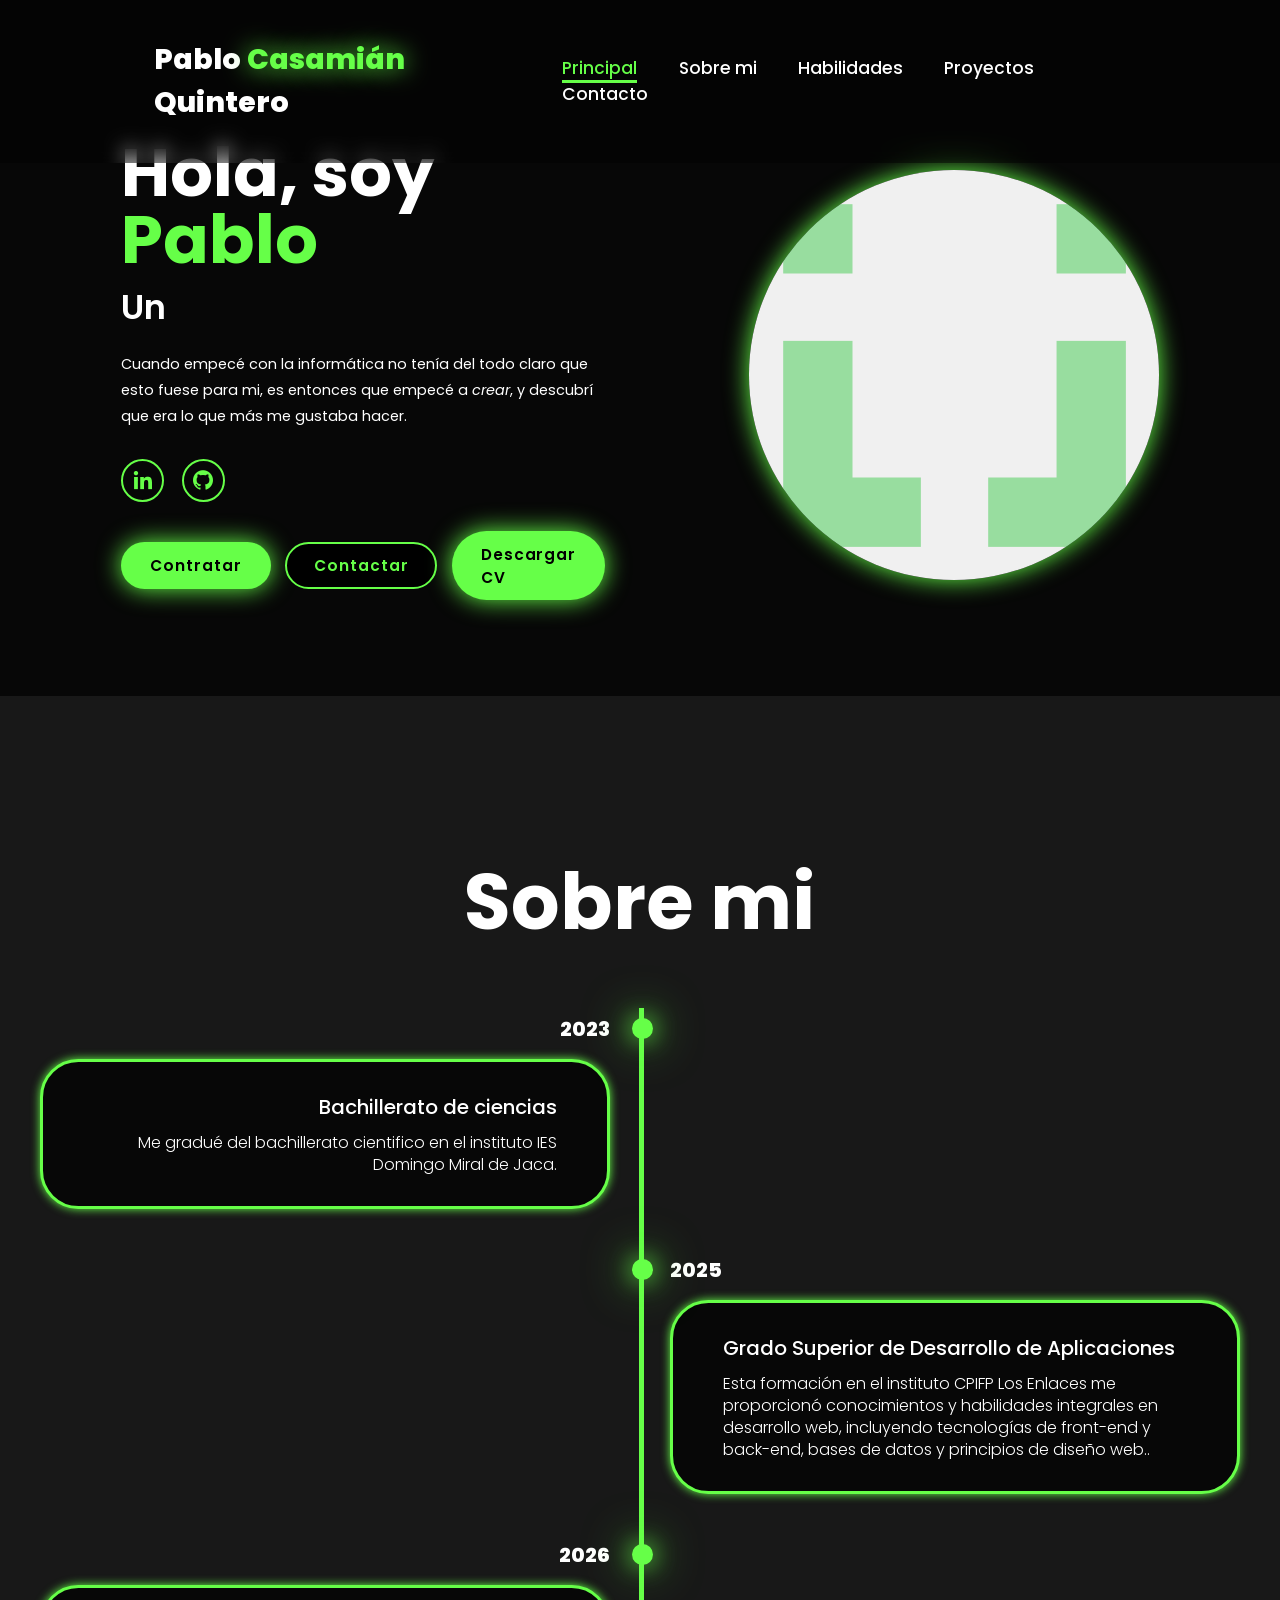
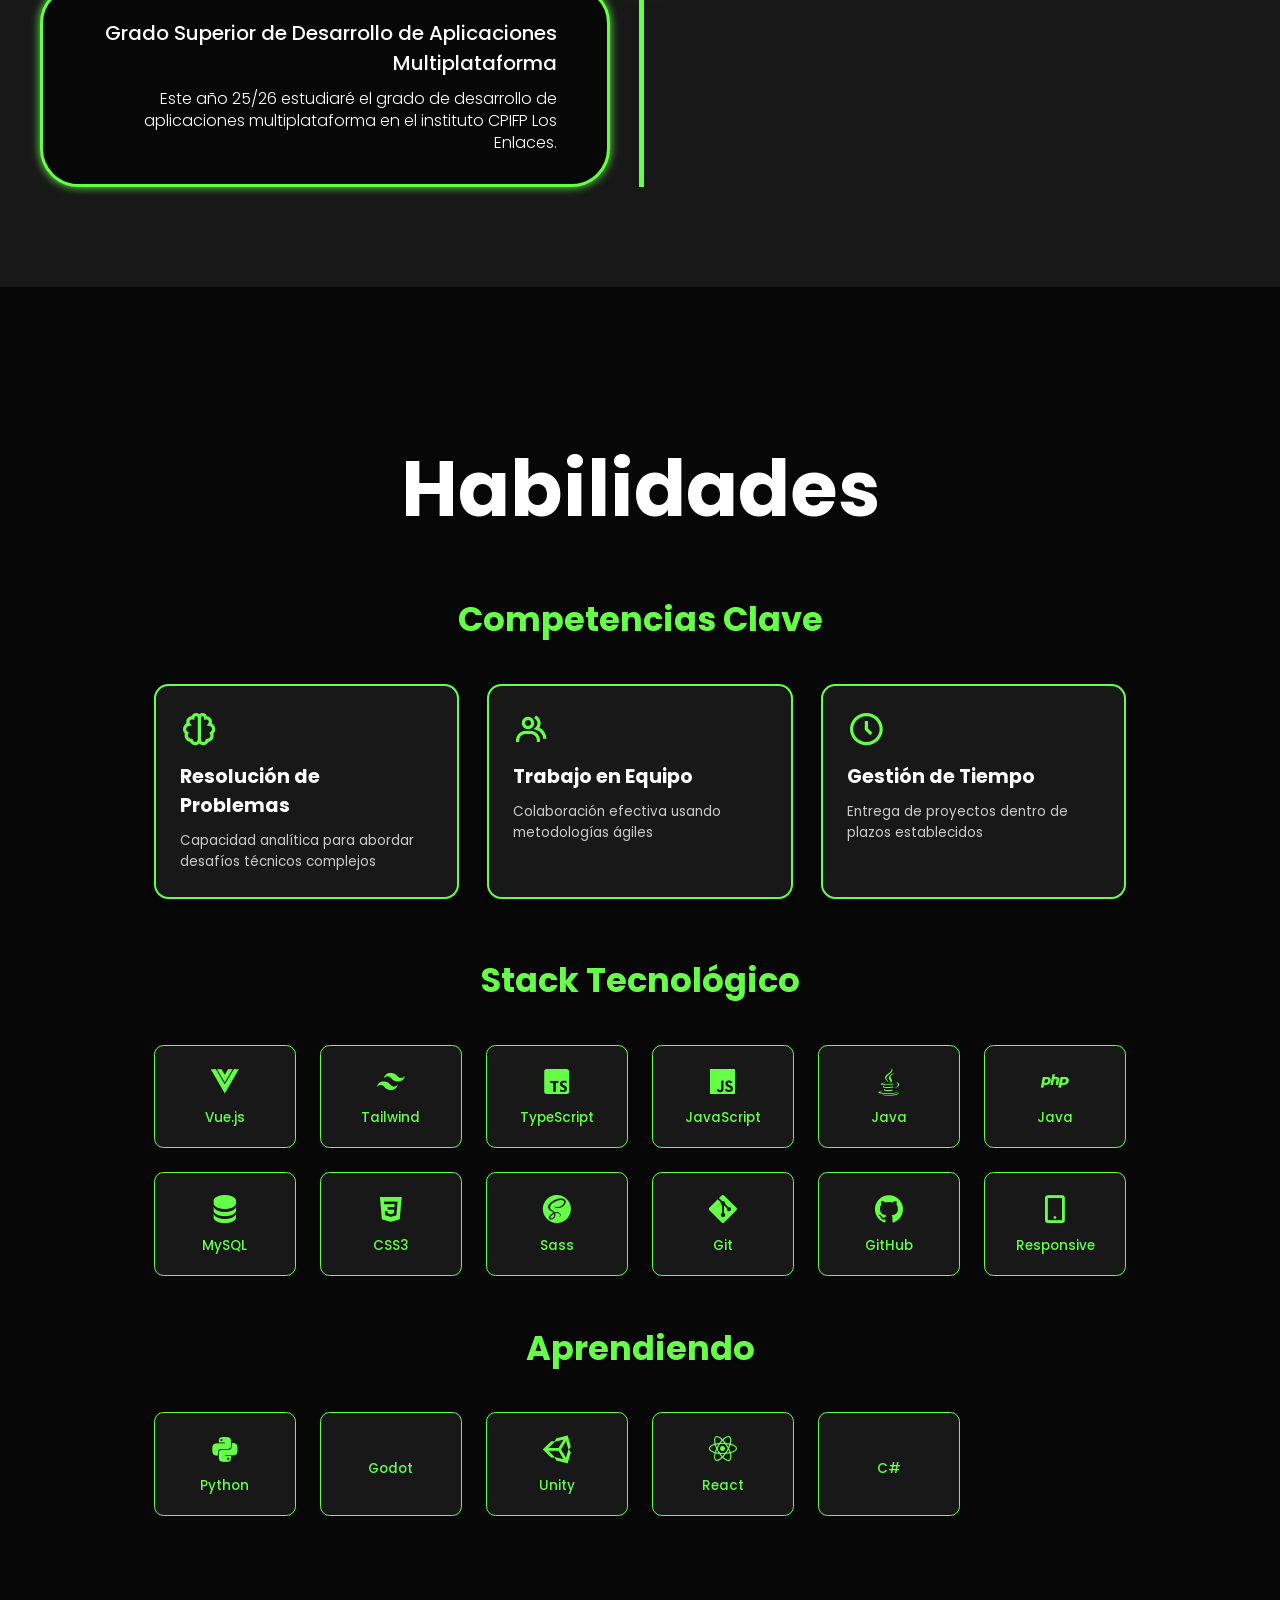
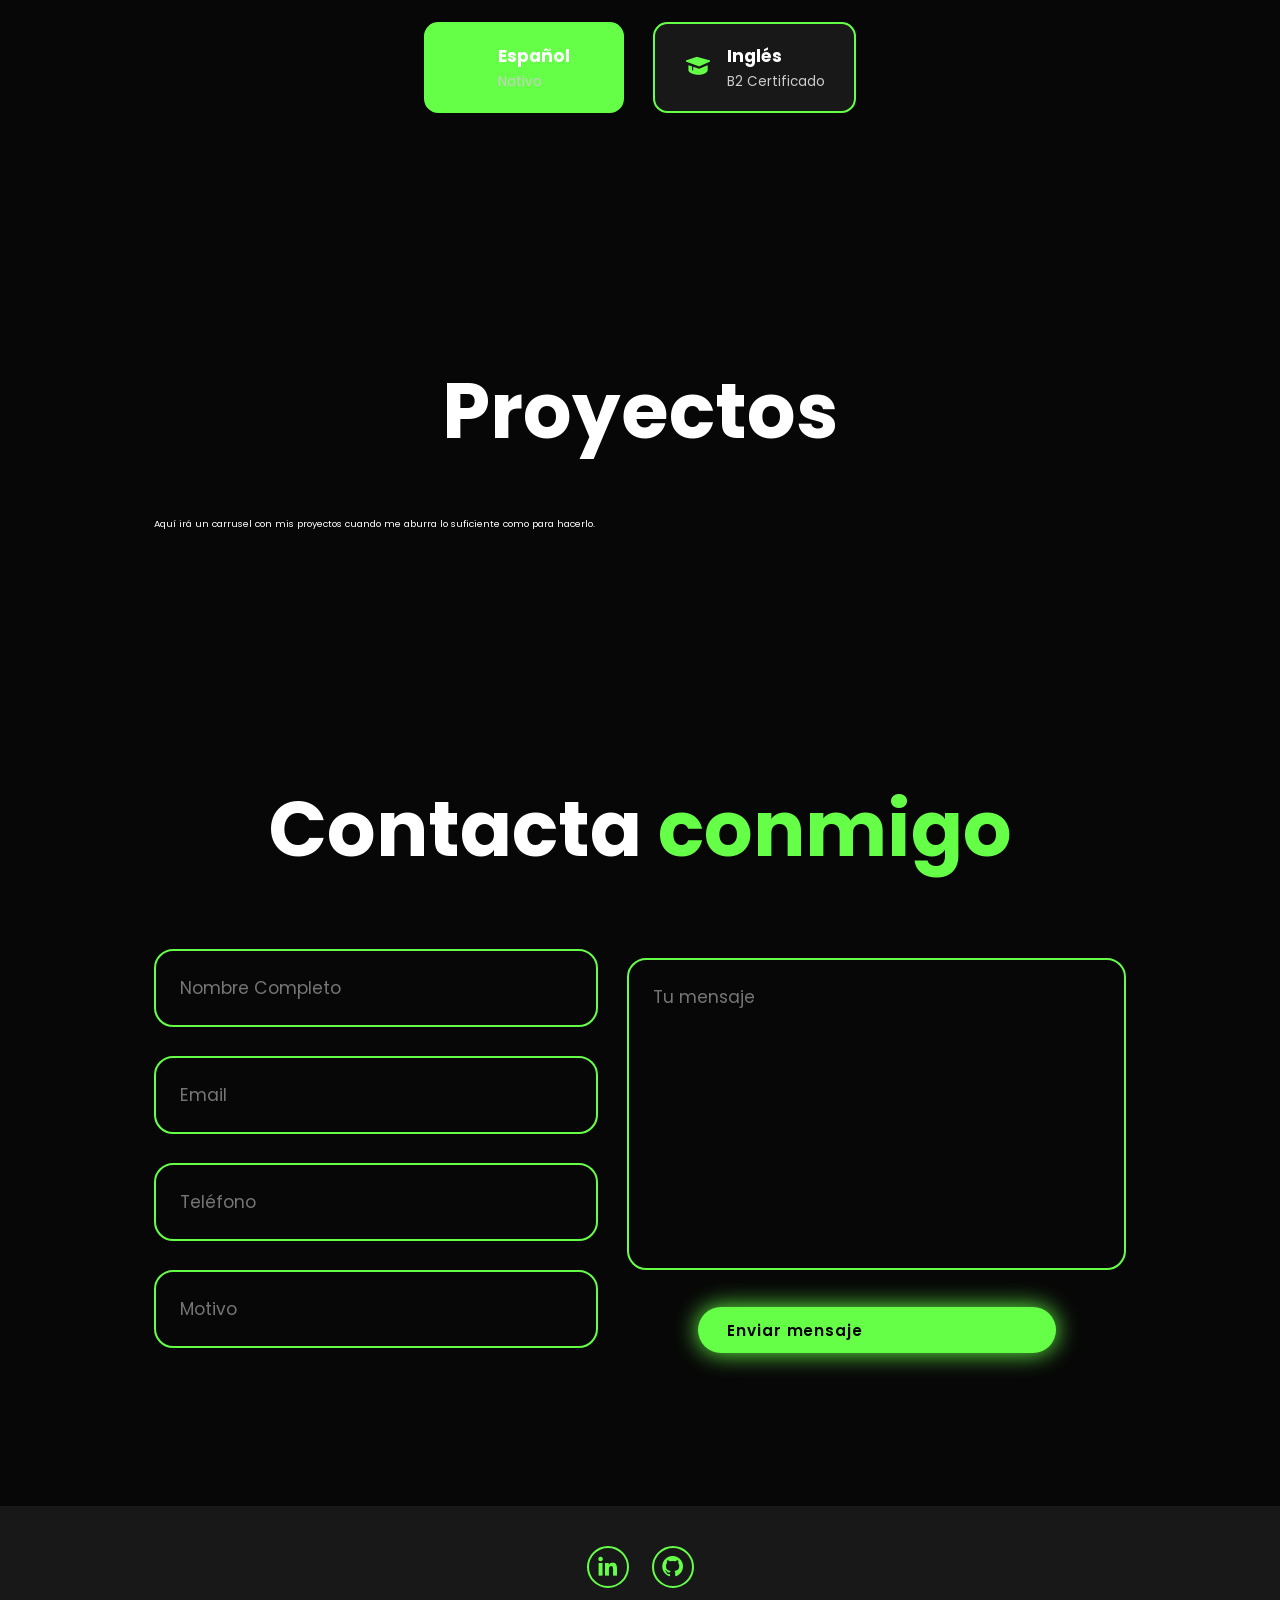
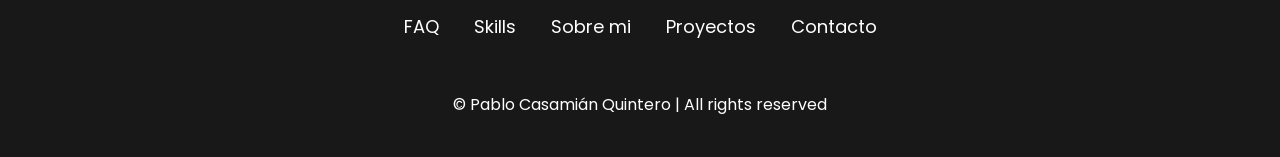
<file: index.html>
<!DOCTYPE html>
<html lang="es">
<head>
    <meta charset="UTF-8">
    <meta name="viewport" content="width=device-width, initial-scale=1.0">
    <title>Portfolio Pablo Casamián</title>
    <link rel="icon" href="images/iconP.png">
    <link rel="stylesheet" type="text/css" href="css/style.css">
    <link href='https://unpkg.com/boxicons@2.1.4/css/boxicons.min.css' rel='stylesheet'>
</head>
<body>

    <!--HEADER-->
    <header class="header">
        <a href="#home" class="logo">Pablo <span>Casamián</span> Quintero</a>

        <!--NAV-->
        <nav class="navbar">
            <a href="#home" class="active">Principal</a>
            <a href="#about">Sobre mi</a>
            <a href="#skills">Habilidades</a>
            <a href="#projects">Proyectos</a>
            <a href="#contact">Contacto</a>
        </nav>
    </header>
    
    <!--INTRO-->
    <section class="home" id="home">
        <div class="home-content">
            <h1>Hola, soy <span>Pablo</span></h1>
            <h3 class="text-animation">Un <span></span></h3>
            <p>Cuando empecé con la informática no tenía del todo claro que esto fuese para mi, es entonces que empecé a <i>crear</i>, y descubrí que era lo que más me gustaba hacer.</p>

            <div class="social-icons">
                <a href="https://www.linkedin.com/in/pablo-casami%C3%A1n-quintero-b59b37357/"><i class='bx bxl-linkedin'></i></a>
                <a href="https://github.com/pablocasamianestudios"><i class='bx bxl-github'></i></a>
            </div>

            <div class="btn-group">
                <a href="#" class="btn">Contratar</a>
                <a href="#contact" class="btn">Contactar</a>
                <a href="#" class="btn">Descargar CV</a>
            </div>
        </div>
            <div class="home-img">
                <img src="/images/pablocasamianestudios.png" alt="Imagen principal">
            </div>       
    </section>

    <!--FORMACIÓN-->
    <section class="about" id="about">
        <h2 class="heading">Sobre mi</h2>    
        <div class="timeline-items">

            <div class="timeline-item">
                <div class="timeline-dot"></div>
                    <div class="timeline-date">2023</div>
                    <div class="timeline-content">
                        <h3>Bachillerato de ciencias</h3>
                        <p>Me gradué del bachillerato cientifico en el instituto IES Domingo Miral de Jaca.</p>
                    </div>    
            </div>
    
            <div class="timeline-item">
                <div class="timeline-dot"></div>
                    <div class="timeline-date">2025</div>
                    <div class="timeline-content">
                        <h3>Grado Superior de Desarrollo de Aplicaciones</h3>
                        <p>Esta formación en el instituto CPIFP Los Enlaces me proporcionó conocimientos y habilidades integrales en desarrollo web, incluyendo tecnologías de front-end y back-end, bases de datos y principios de diseño web..</p>    
                    </div>    
            </div>

            <div class="timeline-item">
                <div class="timeline-dot"></div>
                    <div class="timeline-date">2026</div>
                    <div class="timeline-content">
                        <h3>Grado Superior de Desarrollo de Aplicaciones Multiplataforma</h3>
                        <p>Este año 25/26 estudiaré el grado de desarrollo de aplicaciones multiplataforma en el instituto CPIFP Los Enlaces.</p>    
                    </div>    
            </div>

        </div>  
    </section>

    <!--SKILLS-->
    <section class="skills" id="skills">
        <h2 class="heading">Habilidades</h2>

        <div class="soft-skills-container">
            <h3 class="sub-heading">Competencias Clave</h3>
            <div class="soft-skills-grid">
                <div class="soft-skill-card wide">
                    <i class='bx bx-brain'></i>
                    <h4>Resolución de Problemas</h4>
                    <p>Capacidad analítica para abordar desafíos técnicos complejos</p>
                </div>
                <div class="soft-skill-card wide">
                    <i class='bx bx-group'></i>
                    <h4>Trabajo en Equipo</h4>
                    <p>Colaboración efectiva usando metodologías ágiles</p>
                </div>
                <div class="soft-skill-card wide">
                    <i class='bx bx-time-five'></i>
                    <h4>Gestión de Tiempo</h4>
                    <p>Entrega de proyectos dentro de plazos establecidos</p>
                </div>
            </div>
        </div>

        <div class="tech-stack-container">
            <h3 class="sub-heading">Stack Tecnológico</h3>
            <div class="tech-stack-grid">
                <div class="tech-box">
                    <i class='bx bxl-vuejs'></i>
                    <span>Vue.js</span>
                </div>
                <div class="tech-box">
                    <i class='bx bxl-tailwind-css'></i>
                    <span>Tailwind</span>
                </div>
                <div class="tech-box">
                    <i class='bx bxl-typescript'></i>
                    <span>TypeScript</span>
                </div>
                <div class="tech-box">
                    <i class='bx bxl-javascript'></i>
                    <span>JavaScript</span>
                </div>
                <div class="tech-box">
                    <i class='bx bxl-java'></i>
                    <span>Java</span>
                </div>
                <div class="tech-box">
                    <i class='bx bxl-php'></i>
                    <span>Java</span>
                </div>
                <div class="tech-box">
                    <i class='bx bxs-data'></i>
                    <span>MySQL</span>
                </div>
                <div class="tech-box">
                    <i class='bx bxl-css3'></i>
                    <span>CSS3</span>
                </div>
                <div class="tech-box">
                    <i class='bx bxl-sass'></i>
                    <span>Sass</span>
                </div>
                <div class="tech-box">
                    <i class='bx bxl-git'></i>
                    <span>Git</span>
                </div>
                <div class="tech-box">
                    <i class='bx bxl-github'></i>
                    <span>GitHub</span>
                </div>
                <div class="tech-box">
                    <i class='bx bx-mobile-alt'></i>
                    <span>Responsive</span>
                </div>
            </div>
        </div>

        <div class="learning-container">
            <h3 class="sub-heading">Aprendiendo</h3>
            <div class="learning-grid">
                <div class="tech-box">
                    <i class='bx bxl-python'></i>
                    <span>Python</span>
                </div>
                <div class="tech-box">
                    <i class='bx bxl-joystick'></i>
                    <span>Godot</span>
                </div>
                <div class="tech-box">
                    <i class='bx bxl-unity'></i>
                    <span>Unity</span>
                </div>
                <div class="tech-box">
                    <i class='bx bxl-react'></i>
                    <span>React</span>
                </div>
                <div class="tech-box">
                    <i class='bx bxl-code'></i>
                    <span>C#</span>
                </div>
            </div>

        </div>

        <div class="languages-container">
            <div class="language-box accent">
                <i class='bx bxs-flag-alt'></i>
                <div>
                    <h4>Español</h4>
                    <p>Nativo</p>
                </div>
            </div>
            <div class="language-box">
                <i class='bx bxs-graduation'></i>
                <div>
                    <h4>Inglés</h4>
                    <p>B2 Certificado</p>
                </div>
            </div>
        </div>
    </section>

    <!--PROJECTS working on-->
    <section class="projects" id="projects">
        <h2 class="heading">Proyectos</h2>

        <p>Aquí irá un carrusel con mis proyectos cuando me aburra lo suficiente como para hacerlo.</p>
        
    </section>
    
    <section class="contact" id="contact">
        <h2 class="heading">Contacta <span>conmigo</span></h2>

        <form action= "">
            <div class="input-group">
                <div class="input-box">
                    <input type="text" 
                    placeholder="Nombre Completo">
                    <input type="email" 
                    placeholder="Email">                
                </div>
                <div class="input-box">
                    <input type="number"
                    placeholder="Teléfono">
                    <input type="text" 
                    placeholder="Motivo">
                </div>
            </div>

            <div class="input-group-2">
                <textarea name = "" id="" cols="30" 
                rows ="10" placeholder="Tu mensaje"></textarea>
                <input type="Enviar" value="Enviar mensaje" class="btn">
            </div>
        </form>
    </section>

    <footer class="footer">
        <div class="social">
            <a href="https://www.linkedin.com/in/pablo-casami%C3%A1n-quintero-b59b37357/"><i class='bx bxl-linkedin'></i></a>
            <a href="https://github.com/pablocasamianestudios"><i class='bx bxl-github'></i></a>
        </div>

        <ul class="list">
            <li>
                <a href="#">FAQ</a>
            </li>
            <li>
                <a href="#">Skills</a>
            </li>
            <li>
                <a href="#">Sobre mi</a>
            </li>
            <li>
                <a href="#">Proyectos</a>
            </li>
            <li>
                <a href="#">Contacto</a>
            </li>
        </ul>
        <p class="copyright">
            ©  Pablo Casamián Quintero | All rights reserved
        </p>
    </footer>

    <script type="text/javascript src="script.js></script>
</body>
</html>
</file>
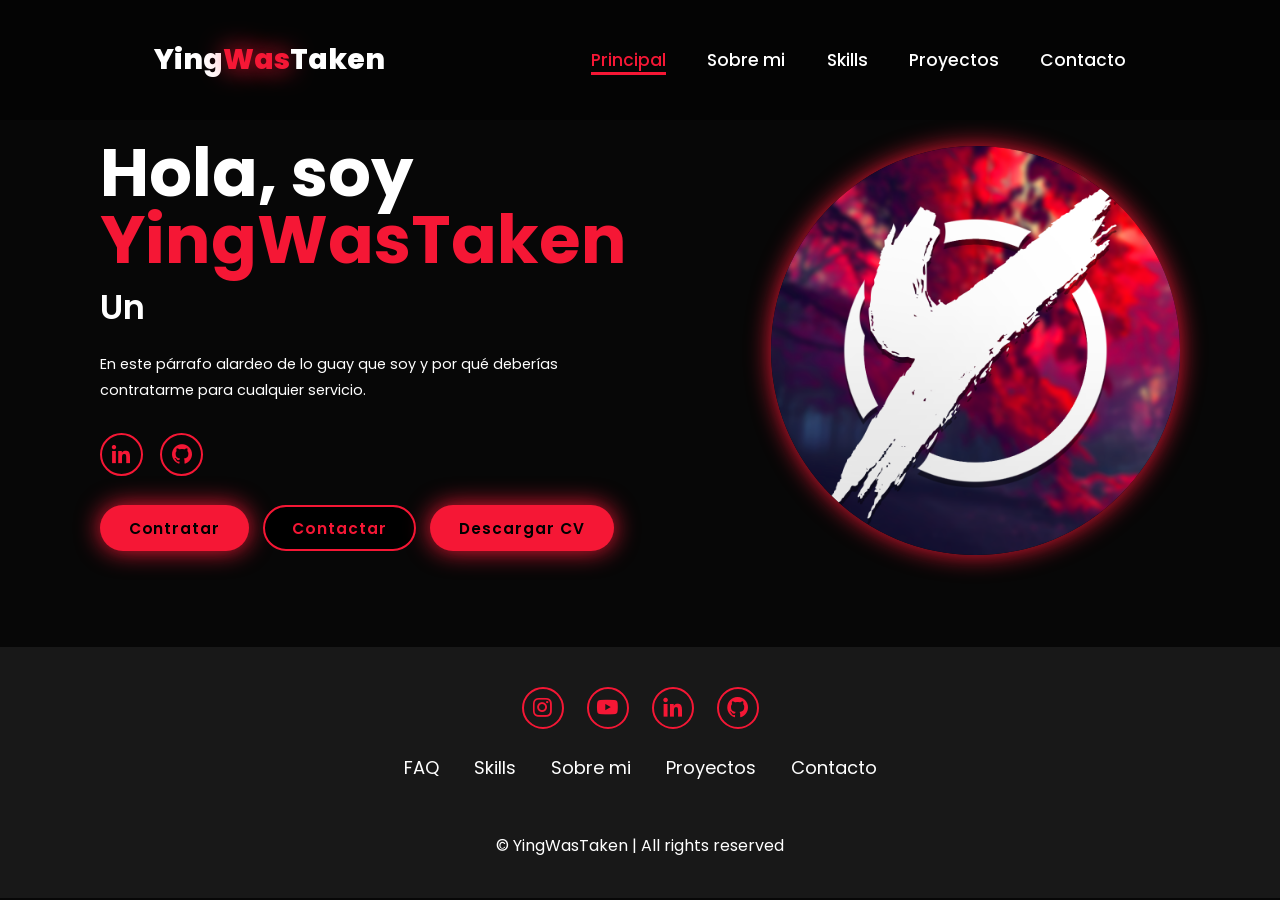
<file: alternative.html>
<!DOCTYPE html>
<html lang="en">
<head>
    <meta charset="UTF-8">
    <meta name="viewport" content="width=device-width, initial-scale=1.0">
    <title>YingWasTaken Portfolio</title>
    <link rel="icon" href="images/icon.png">
    <link rel="stylesheet" type="text/css" href="css/styleAlt.css">
    <link href='https://unpkg.com/boxicons@2.1.4/css/boxicons.min.css' rel='stylesheet'>
</head>
<body>

    <!--HEADER-->
    <header class="header">
        <a href="#home" class="logo">Ying<span>Was</span>Taken</a>

        <!--NAV-->
        <nav class="navbar">
            <a href="#home" class="active">Principal</a>
            <a href="#about">Sobre mi</a>
            <a href="#skills">Skills</a>
            <a href="#projects">Proyectos</a>
            <a href="#contact">Contacto</a>
        </nav>
    </header>
    
    <!--SECCIONES-->
    <section class="home" id="home">
        <div class="home-content">
            <h1>Hola, soy <span>YingWasTaken</span></h1>
            <h3 class="text-animation">Un <span></span></h3>
            <p>En este párrafo alardeo de lo guay que soy y por qué deberías contratarme para cualquier servicio.</p>

            <div class="social-icons">
                <a href=""><i class='bx bxl-linkedin'></i></a>
                <a href="https://github.com/YingWasTaken"><i class='bx bxl-github'></i></a>
            </div>

            <div class="btn-group">
                <a href="#" class="btn">Contratar</a>
                <a href="#contact" class="btn">Contactar</a>
                <a href="#" class="btn">Descargar CV</a>
            </div>
        </div>
            <div class="home-img">
                <img src="/images/LOGO Y.png" alt="Imagen principal">
            </div>       
    </section>


     <!--FOOTER-->
    <footer class="footer">
        <div class="social">
            <a href="#"><i class='bx bxl-instagram'></i></a>
            <a href="#"><i class='bx bxl-youtube'></i></a>
            <a href="#"><i class='bx bxl-linkedin'></i></a>
            <a href="https://github.com/YingWasTaken"><i class='bx bxl-github'></i></a>
        </div>

        <ul class="list">
            <li>
                <a href="#">FAQ</a>
            </li>
            <li>
                <a href="#">Skills</a>
            </li>
            <li>
                <a href="#">Sobre mi</a>
            </li>
            <li>
                <a href="#">Proyectos</a>
            </li>
            <li>
                <a href="#">Contacto</a>
            </li>
        </ul>
        <p class="copyright">
            ©  YingWasTaken | All rights reserved
        </p>
    </footer>

    <script type="text/javascript src="script.js></script>
</body>
</html>
</file>
<file: css/style.css>
@import url('https://fonts.googleapis.com/css2?family=Poppins:ital,wght@0,100;0,200;0,300;0,400;0,500;0,600;0,700;0,800;0,900;1,100;1,200;1,300;1,400;1,500;1,600;1,700;1,800;1,900&family=Roboto:ital,wght@0,100..900;1,100..900&display=swap');

* {
    margin: 0;
    padding: 0;
    box-sizing: border-box;
    text-decoration: none;
    border: none;
    outline: none;
    scroll-behavior: smooth;
    font-family: "Poppins", sans-serif;
}
:root {
    --bg-color: #070707;
    --second-bg-color: #181818;
    --text-color: #ffffff;
    --main-color: #66ff48;
}

html {
    font-size: 60%;
    overflow-x: hidden;    
}

body {
    background-color: var(--bg-color);
    color: var(--text-color);
}

::-webkit-scrollbar {
    width: 15px;
}
::-webkit-scrollbar-thumb {
    background-color: var(--main-color);
}
::-webkit-scrollbar-track {
    background-color: var(--bg-color);
    width: 50px;
}
/* Header */

.header {
    position: fixed;
    top: 0;
    left: 0;
    width: 100%;
    padding: 4rem 12% 4rem;
    background: rgba(0, 0, 0, 0.3);
    backdrop-filter: blur(10px);
    display: flex;
    justify-content: space-between;
    align-items: center;
    z-index: 5;
}
.logo {
    font-size: 3rem;
    color: var(--text-color);
    font-weight: 800;
    cursor: pointer;
    transition: 0.3s ease;
}
.logo:hover {
    transform: scale(1.1);
}
.logo span {
    text-shadow: 0 0 25px var(--main-color);
    color: var(--main-color);
}
.navbar a{
    font-size: 1.8rem;
    color: var(--text-color);
    margin-left: 4rem;
    font-weight: 500;
    transition: 0.3s ease;
    border-bottom: 3px solid transparent;
}

.navbar a:hover,
.navbar a.active {
    color: var(--main-color);
    border-bottom: 3px solid var(--main-color);
}


section {
    min-height: 100wh;
    padding: 10rem 12% 10rem;
}
.home{
    display: flex;
    align-items: center;
    justify-content: center;
    gap: 15rem;
}
.home-content{
    display: flex;
    flex-direction: column;
    align-items: baseline;
    text-align: left;
    justify-content: center;
    margin-top: 3rem;
}
span{
    color: var(--main-color)
}
.home-content h3 {
    margin-bottom: 2rem;
    margin-top: 1rem;
    font-size: 3.5rem;
}
.home-content h1 {
    font-size: 7rem;
    font-weight: 700;
    margin-top: 1.5rem;
    line-height: 1;
}
.home-img {
    border-radius: 50%;
}
.home-img img {
    position: relative;
    top: 3rem;
    width: 32vw;
    border-radius: 50%;
    box-shadow: 0 0 25px var(--main-color);
    cursor: pointer;
    transition: 0.4s ease-in-out;
}
.home-img img:hover{
    box-shadow: 0 0 25px var(--main-color),
                0 0 50px var(--main-color),
                0 0 100px var(--main-color); 
}
.home-content p{
    color: var(--text-color);
    font-size: 1.5rem;
    line-height: 1.8;
    max-width: 1000px;
}
.social-icons a{
    display: inline-flex;
    justify-content: center;
    align-items: center;
    width: 4.5rem;
    height: 4.5rem;
    background: transparent;
    border: 2px solid var(--main-color);
    font-size: 2.5rem;
    border-radius: 50%;
    color: var(--main-color);
    margin: 3rem 1.5rem 3rem 0;
    transition: 0.3s ease-in-out;
}
.social-icons a:hover{
    color: var(--text-color);
    transform: scale(1.3)translateY(-5px);
    box-shadow: 0 0 25px var(--main-color);
    background-color: var(--main-color);
}
.btn {
    display: inline-block;
    padding: 1rem 2.8rem;
    background: var(--main-color);
    box-shadow: 0 0 25px var(--main-color);
    border-radius: 4rem;
    font-size: 1.6rem;
    color:black;
    border: 2px solid transparent;
    letter-spacing: 0.1rem;
    font-weight: 600;
    transition: 0.3s ease-in-out;
    cursor: pointer;
}
.btn:hover{
    transform: scale(1.05);
    box-shadow: 0 0 50px var(--main-color);
}
.btn-group {
    display: flex;
    align-items: center;
    gap: 1.5rem;
}
.btn-group a:nth-of-type(2){
    background-color: black;
    color: var(--main-color);
    border: 2px solid var(--main-color);
    box-shadow: 0 0 25px transparent;
}
.btn-group a:nth-of-type(2):hover{
    box-shadow: 0 0 25px var(--main-color);
    background-color: var(--main-color);
    color: black;
}

.text-animation{
    font-size: 34px;
    font-weight: 600;
    min-width: 280px;
}
.text-animation span{
    position: relative;  
}
.text-animation span::before{
    content: "Programador Junior";
    color: var(--main-color);
    animation: words 20s infinite;
}
.text-animation span::after{
    content: "";
    background-color: var(--bg-color);
    position: absolute;
    width: calc(100% + 8px);
    height: 100%;
    border-left: 3px solid var(--bg-color);
    right: -8px;
    animation: cursor 0.6s infinite, typing 20s infinite;
}
@keyframes cursor{
    to{
        border-left: 2px solid var(--main-color);
    }
}
@keyframes words {
    0%,
    20%{
        content: "Programador Junior";
    }
    21%,
    40%{
        content: "Desarrollador Front-end";
    }
    41%,
    60%{
        content: "Diseñador Web";
    }
    61%,
    80%{
        content: "Estudiante";
    }
    81%,
    100%{
        content: "mucho más";
    }
}
 @keyframes typing {
    10%,
    15%,
    30%,
    35%,
    50%,
    55%,
    70%,
    75%,
    90%,
    95%{
        width: 0;
    }
    5%,
    20%,
    25%,
    40%,
    45%,
    60%,
    65%,
    80%,
    85%{
        width: calc(100% + 8px);
    }
}

/* SECCIONES */

.heading {
    font-size: 8rem;
    text-align: center;
    margin: 5rem 0;
}


/* CONTACT */

.contact{
    background-color: var(--bg-color);
}
.contact h2{
    margin-bottom: 3rem;
    color:white;
}
.contact h2 span{
    color: var(--main-color);
}
.contact form{
    display: flex;
    align-items: center;
    justify-content: center;
    gap: 3rem;
    margin: 5rem auto;
    text-align: center;
}
.contact form .input-box{
    display: flex;
    justify-content: center;
    flex-wrap: wrap;
}
.contact form .input-box input,
.contact form textarea{
    width: 100%;
    padding: 2.5rem;
    font-size: 1.8rem;
    color: var(--text-color);
    background: var(--bg-color);
    border-radius: 2rem;
    border: 2px solid var(--main-color);
    margin: 1.5rem 0;
    resize: none;
}
.contact form .btn{
    margin-top: 2rem;
}

/* FORMACIÓN */

.about {
    padding: 100px 15px;
    background: var(--second-bg-color);
}
.about h2{
    margin-bottom: 5rem;
}
.timeline-items {
    max-width: 1200px;
    margin: auto;
    display: flex;
    flex-wrap: wrap;
    position: relative;
}
.timeline-items::before {
    content: "";
    position: absolute;
    width: 5px;
    height: 100%;
    background-color: var(--main-color);
    left: calc(50% - 1px);
}
.timeline-item {
    margin-bottom: 40px;
    width: 100%;
    position: relative;
}
.timeline-item:last-child{
    margin-bottom: 0;
}
.timeline-item:nth-child(odd){
    padding-right: calc(50% + 30px);
    text-align: right;
}
.timeline-item:nth-child(even){
    padding-left: calc(50% + 30px);
}
.timeline-dot{
    height: 21px;
    width: 21px;
    background-color: var(--main-color);
    box-shadow: 0 0 25px var(--main-color),
                0 0 50px var(--main-color);
    position: absolute;
    left: calc(50% - 8px);
    border-radius: 50%;
    top:10px;
}
.timeline-date{
    font-size: 20px;
    font-weight: 800;
    color: var(--text-color);
    margin: 6px 0 15px;
}
.timeline-content{
    background-color: var(--bg-color);
    border: 3px solid var(--main-color);
    padding: 30px 50px;
    border-radius: 4rem;
    box-shadow: 0 0 10px var(--main-color);
    cursor: pointer;
    transition: 0.3s ease-in-out;
}
.timeline-content:hover{
    transform: scale(1.05);
    box-shadow: 0 0 25px var(--main-color);
}
.timeline-content h3{
    font-size: 20px;
    color: var(--text-color);
    margin: 0 0 10px;
    font-weight: 500;
}
.timeline-content p{
    color:white;
    font-size: 16px;
    font-weight: 300;
    line-height: 22px;
}

/* SKILLS */
.skills {
    background-color: var(--bg-color);
    padding: 10rem 12%;
}

.sub-heading {
    font-size: 3.5rem;
    text-align: center;
    margin-bottom: 4rem;
    color: var(--main-color);
}

.soft-skills-grid {
    display: grid;
    grid-template-columns: repeat(auto-fit, minmax(280px, 1fr));
    gap: 3rem;
    max-width: 1200px;
    margin: 0 auto 6rem;
}

.soft-skill-card {
    background-color: var(--second-bg-color);
    border: 2px solid var(--main-color);
    border-radius: 1.5rem;
    padding: 2.5rem;
    transition: all 0.3s ease;
    box-shadow: 0 4px 6px rgba(0, 0, 0, 0.1);
}

.soft-skill-card.wide {
    grid-column: span 1;
}

.soft-skill-card i {
    font-size: 4rem;
    color: var(--main-color);
    margin-bottom: 1.5rem;
    display: block;
}

.soft-skill-card h4 {
    font-size: 2rem;
    margin-bottom: 1rem;
    color: var(--text-color);
}

.soft-skill-card p {
    font-size: 1.4rem;
    color: #ccc;
    line-height: 1.6;
}

.soft-skill-card:hover {
    transform: translateY(-5px);
    box-shadow: 0 10px 20px rgba(102, 255, 72, 0.2);
}

.tech-stack-grid, .learning-grid {
    display: grid;
    grid-template-columns: repeat(auto-fill, minmax(120px, 1fr));
    gap: 2.5rem;
    max-width: 1000px;
    margin: 0 auto;
    padding-bottom: 5rem;
}

.tech-box {
    background-color: var(--second-bg-color);
    border: 1px solid var(--main-color);
    border-radius: 1rem;
    padding: 2rem 1rem;
    display: flex;
    flex-direction: column;
    align-items: center;
    justify-content: center;
    transition: all 0.3s ease;
}

.tech-box i {
    font-size: 3.5rem;
    color: var(--main-color);
    margin-bottom: 1rem;
}

.tech-box span {
    font-size: 1.4rem;
    font-weight: 500;
    text-align: center;
}

.tech-box:hover {
    transform: scale(1.05);
    border-color: var(--main-color);
    box-shadow: 0 0 15px var(--main-color);
}

.languages-container {
    display: flex;
    justify-content: center;
    gap: 3rem;
    margin-top: 6rem;
}

.language-box {
    background-color: var(--second-bg-color);
    border: 2px solid var(--main-color);
    border-radius: 1.5rem;
    padding: 2rem 3rem;
    display: flex;
    align-items: center;
    gap: 1.5rem;
    min-width: 200px;
    transition: all 0.3s ease;
}

.language-box.accent {
    background-color: var(--main-color);
}

.language-box i {
    font-size: 3rem;
    color: var(--main-color);
}

.language-box h4 {
    font-size: 1.8rem;
    margin-bottom: 0.3rem;
}

.language-box p {
    font-size: 1.4rem;
    color: #ccc;
}

.language-box:hover {
    transform: translateY(-3px);
    box-shadow: 0 5px 15px var(--main-color);
}

/* PROJECTS */

/* FOOTER */

.footer{
    position: relative;
    bottom: 0;
    width: 100%;
    padding: 40px 0;
    background-color: var(--second-bg-color);
}
.footer .social{
    text-align: center;
    padding-bottom: 25px;
    color: var(--main-color);
}
.footer .social a{
    font-size: 25px;
    color: var(--main-color);
    border: 2px solid var(--main-color);
    width: 42px;
    height: 42px;
    line-height: 42px;
    display: inline-block;
    text-align: center;
    border-radius: 50%;
    margin: 0 10px;
    transition: 0.3s ease-in-out;
}
.footer .social a:hover{
    transform: scale(1.2) translateY(-10px);
    background-color: var(--main-color);
    color: black;
    box-shadow: 0 0 25px var(--main-color);
}
.footer ul{
    margin-top: 0;
    padding: 0;
    font-size: 18px;
    line-height: 1.6;
    margin-bottom: 0;
    text-align: center;
}
.footer ul li a{
    color: white;
    border-bottom: 3px solid transparent;
    transition: 0.3 ease-in-out;
}
.footer ul li a:hover{
    border-bottom: 3px solid var(--main-color);
}
.footer ul li{
    display: inline-block;
    padding: 0 15px;
}
.footer .copyright{
    margin-top: 50px;
    text-align: center;
    font-size: 16px;
    color: white;
}
</file>
<file: css/styleAlt.css>
@import url('https://fonts.googleapis.com/css2?family=Poppins:ital,wght@0,100;0,200;0,300;0,400;0,500;0,600;0,700;0,800;0,900;1,100;1,200;1,300;1,400;1,500;1,600;1,700;1,800;1,900&family=Roboto:ital,wght@0,100..900;1,100..900&display=swap');

* {
    margin: 0;
    padding: 0;
    box-sizing: border-box;
    text-decoration: none;
    border: none;
    outline: none;
    scroll-behavior: smooth;
    font-family: "Poppins", sans-serif;
}
:root {
    --bg-color: #070707;
    --second-bg-color: #181818;
    --text-color: #ffffff;
    --main-color: #f51735;
}

html {
    font-size: 60%;
    overflow-x: hidden;    
}

body {
    background-color: var(--bg-color);
    color: var(--text-color);
}

::-webkit-scrollbar {
    width: 15px;
}
::-webkit-scrollbar-thumb {
    background-color: var(--main-color);
}
::-webkit-scrollbar-track {
    background-color: var(--bg-color);
    width: 50px;
}

/* Header */

.header {
    position: fixed;
    top: 0;
    left: 0;
    width: 100%;
    padding: 4rem 12% 4rem;
    background: rgba(0, 0, 0, 0.3);
    backdrop-filter: blur(10px);
    display: flex;
    justify-content: space-between;
    align-items: center;
    z-index: 5;
}
.logo {
    font-size: 3rem;
    color: var(--text-color);
    font-weight: 800;
    cursor: pointer;
    transition: 0.3s ease;
}
.logo:hover {
    transform: scale(1.1);
}
.logo span {
    text-shadow: 0 0 25px var(--main-color);
    color: var(--main-color);
}
.navbar a{
    font-size: 1.8rem;
    color: var(--text-color);
    margin-left: 4rem;
    font-weight: 500;
    transition: 0.3s ease;
    border-bottom: 3px solid transparent;
}

.navbar a:hover,
.navbar a.active {
    color: var(--main-color);
    border-bottom: 3px solid var(--main-color);
}


section {
    min-height: 100wh;
    padding: 10rem 12% 10rem;
}
.home{
    display: flex;
    align-items: center;
    justify-content: center;
    gap: 15rem;
}
.home-content{
    display: flex;
    flex-direction: column;
    align-items: baseline;
    text-align: left;
    justify-content: center;
    margin-top: 3rem;
}
span{
    color: var(--main-color)
}
.home-content h3 {
    margin-bottom: 2rem;
    margin-top: 1rem;
    font-size: 3.5rem;
}
.home-content h1 {
    font-size: 7rem;
    font-weight: 700;
    margin-top: 1.5rem;
    line-height: 1;
}
.home-img {
    border-radius: 50%;
}
.home-img img {
    position: relative;
    top: 3rem;
    width: 32vw;
    border-radius: 50%;
    box-shadow: 0 0 25px var(--main-color);
    cursor: pointer;
    transition: 0.4s ease-in-out;
}
.home-img img:hover{
    box-shadow: 0 0 25px var(--main-color),
                0 0 50px var(--main-color),
                0 0 100px var(--main-color); 
}
.home-content p{
    color: var(--text-color);
    font-size: 1.5rem;
    line-height: 1.8;
    max-width: 1000px;
}
.social-icons a{
    display: inline-flex;
    justify-content: center;
    align-items: center;
    width: 4.5rem;
    height: 4.5rem;
    background: transparent;
    border: 2px solid var(--main-color);
    font-size: 2.5rem;
    border-radius: 50%;
    color: var(--main-color);
    margin: 3rem 1.5rem 3rem 0;
    transition: 0.3s ease-in-out;
}
.social-icons a:hover{
    color: var(--text-color);
    transform: scale(1.3)translateY(-5px);
    box-shadow: 0 0 25px var(--main-color);
    background-color: var(--main-color);
}
.btn {
    display: inline-block;
    padding: 1rem 2.8rem;
    background: var(--main-color);
    box-shadow: 0 0 25px var(--main-color);
    border-radius: 4rem;
    font-size: 1.6rem;
    color:black;
    border: 2px solid transparent;
    letter-spacing: 0.1rem;
    font-weight: 600;
    transition: 0.3s ease-in-out;
    cursor: pointer;
}
.btn:hover{
    transform: scale(1.05);
    box-shadow: 0 0 50px var(--main-color);
}
.btn-group {
    display: flex;
    align-items: center;
    gap: 1.5rem;
}
.btn-group a:nth-of-type(2){
    background-color: black;
    color: var(--main-color);
    border: 2px solid var(--main-color);
    box-shadow: 0 0 25px transparent;
}
.btn-group a:nth-of-type(2):hover{
    box-shadow: 0 0 25px var(--main-color);
    background-color: var(--main-color);
    color: black;
}

.text-animation{
    font-size: 34px;
    font-weight: 600;
    min-width: 280px;
}
.text-animation span{
    position: relative;  
}
.text-animation span::before{
    content: "Programador Junior";
    color: var(--main-color);
    animation: words 20s infinite;
}
.text-animation span::after{
    content: "";
    background-color: var(--bg-color);
    position: absolute;
    width: calc(100% + 8px);
    height: 100%;
    border-left: 3px solid var(--bg-color);
    right: -8px;
    animation: cursor 0.6s infinite, typing 20s infinite;
}
@keyframes cursor{
    to{
        border-left: 2px solid var(--main-color);
    }
}
@keyframes words {
    0%,
    20%{
        content: "Programador Junior";
    }
    21%,
    40%{
        content: "Desarrollador Front-end";
    }
    41%,
    60%{
        content: "Editor de video";
    }
    61%,
    80%{
        content: "Creador de contenido";
    }
    81%,
    100%{
        content: "Estudiante";
    }
}
 @keyframes typing {
    10%,
    15%,
    30%,
    35%,
    50%,
    55%,
    70%,
    75%,
    90%,
    95%{
        width: 0;
    }
    5%,
    20%,
    25%,
    40%,
    45%,
    60%,
    65%,
    80%,
    85%{
        width: calc(100% + 8px);
    }
}




/* Footer */

.footer{
    position: relative;
    bottom: 0;
    width: 100%;
    padding: 40px 0;
    background-color: var(--second-bg-color);
}
.footer .social{
    text-align: center;
    padding-bottom: 25px;
    color: var(--main-color);
}
.footer .social a{
    font-size: 25px;
    color: var(--main-color);
    border: 2px solid var(--main-color);
    width: 42px;
    height: 42px;
    line-height: 42px;
    display: inline-block;
    text-align: center;
    border-radius: 50%;
    margin: 0 10px;
    transition: 0.3s ease-in-out;
}
.footer .social a:hover{
    transform: scale(1.2) translateY(-10px);
    background-color: var(--main-color);
    color: black;
    box-shadow: 0 0 25px var(--main-color);
}
.footer ul{
    margin-top: 0;
    padding: 0;
    font-size: 18px;
    line-height: 1.6;
    margin-bottom: 0;
    text-align: center;
}
.footer ul li a{
    color: white;
    border-bottom: 3px solid transparent;
    transition: 0.3 ease-in-out;
}
.footer ul li a:hover{
    border-bottom: 3px solid var(--main-color);
}
.footer ul li{
    display: inline-block;
    padding: 0 15px;
}
.footer .copyright{
    margin-top: 50px;
    text-align: center;
    font-size: 16px;
    color: white;
}
</file>
